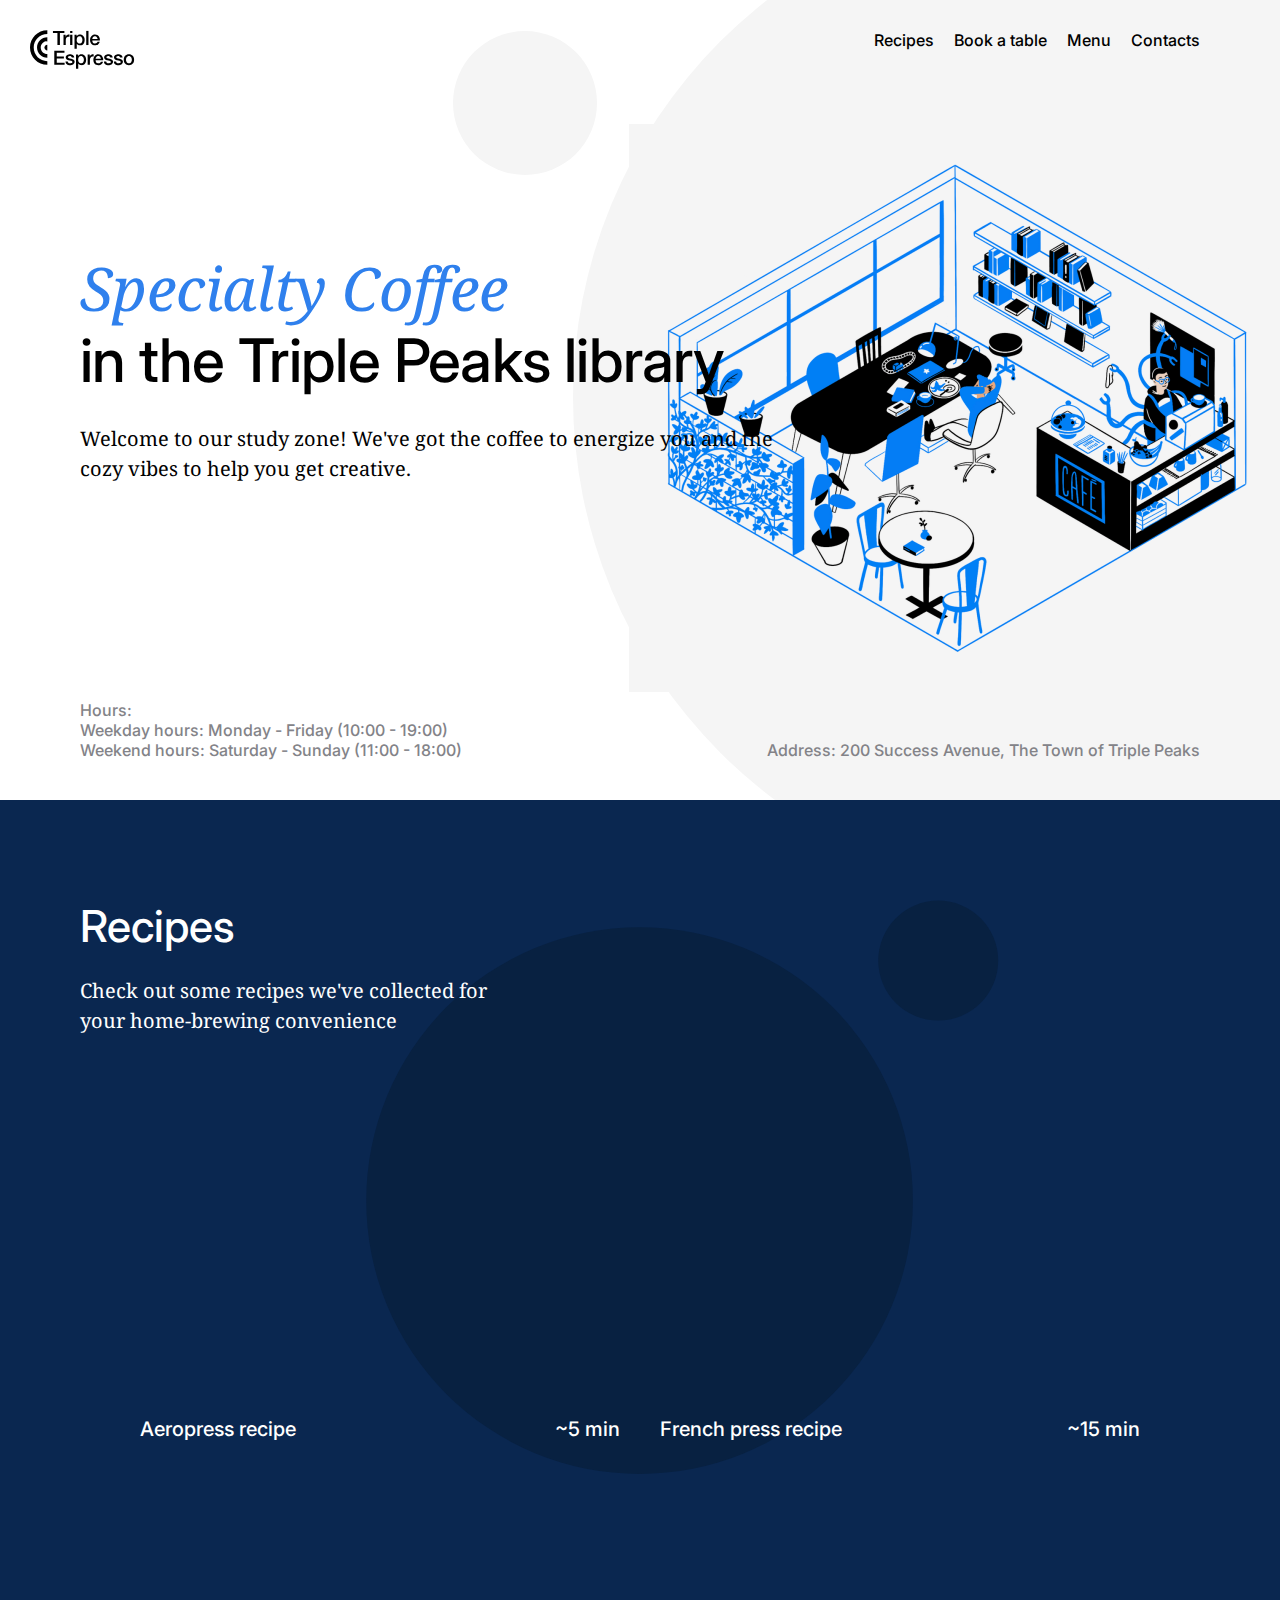
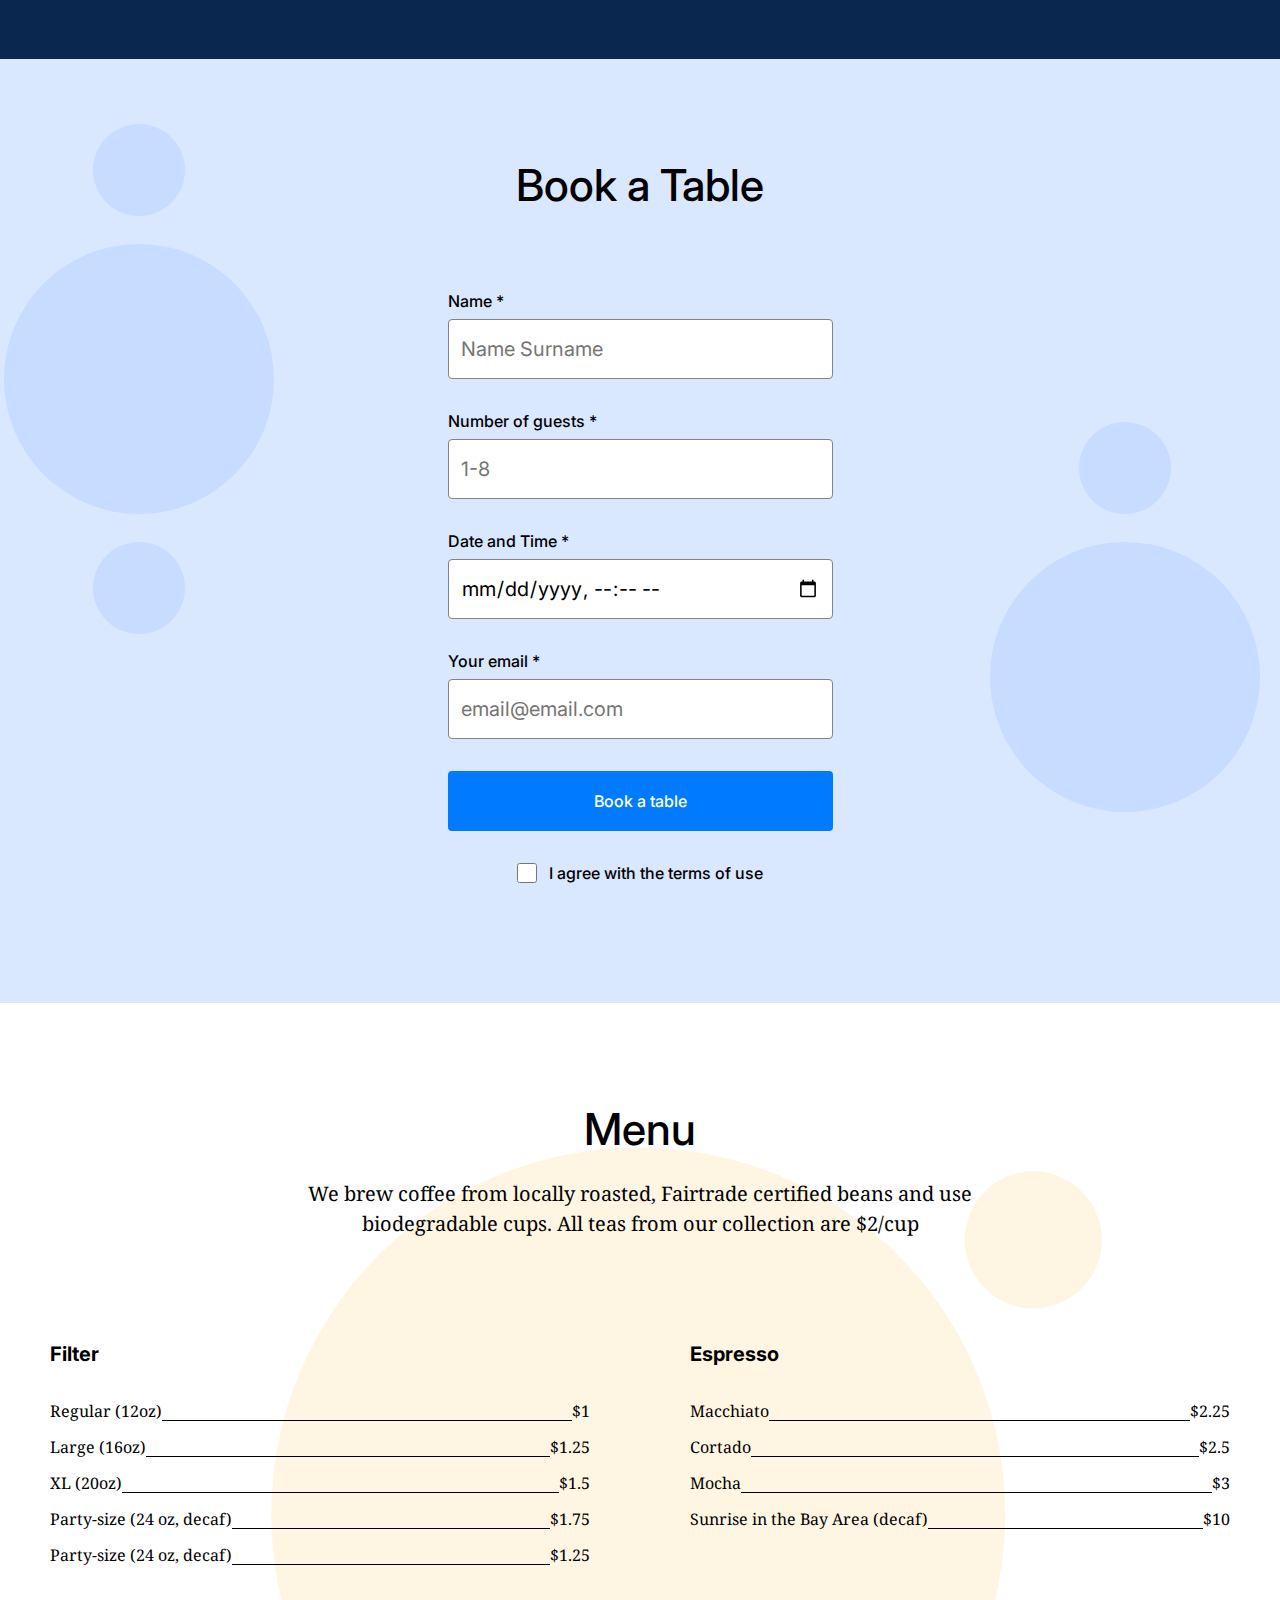
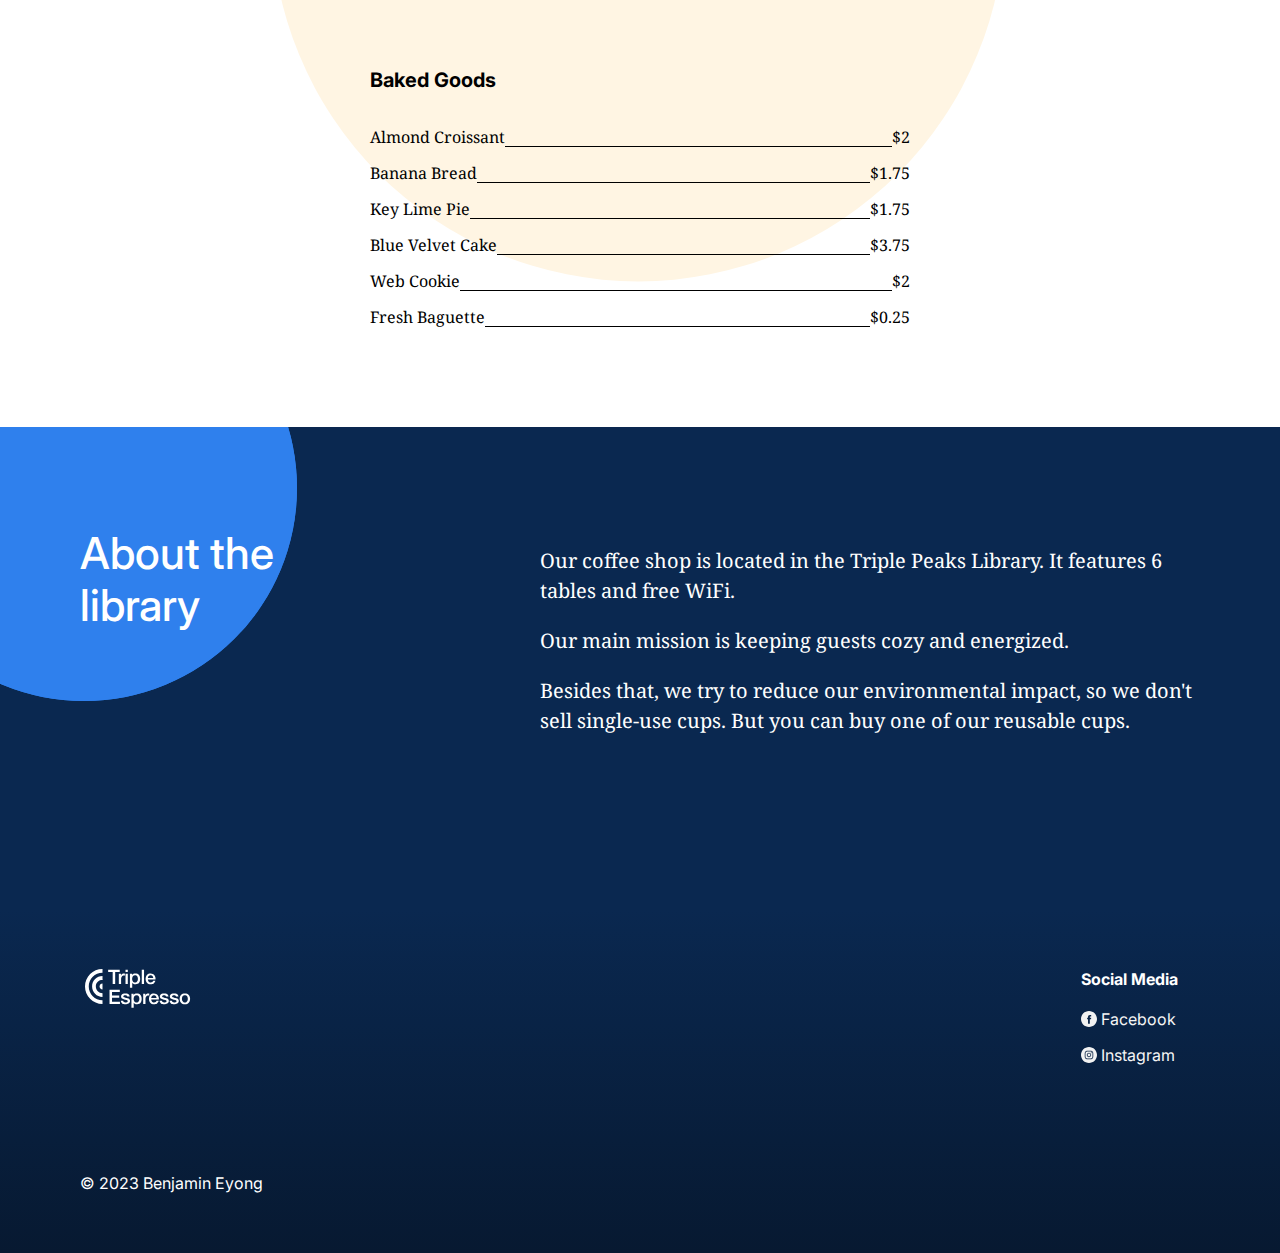
<file: index.html>
<!DOCTYPE html>
<html lang="en">
  <head>
    <meta charset="UTF-8" />
    <meta name="viewport" content="width=device-width, initial-scale=1.0" />
    <meta
      name="description"
      content="Welcome to our Coffee Shop! We offer a wide range of delicious coffee and treats."
    />
    <meta name="author" content="Benjamin Eyong" />
    <meta
      name="keywords"
      content="coffee, coffee shop, espresso, cappuccino, latte, pastries, treats"
    />
    <title>Benjamin's Coffee Shop</title>
    <link rel="stylesheet" href="pages/index.css" />
    <link
      rel="icon"
      href="./images/favicon_coffee_bean.ico"
      type="image/x-icon"
    />
    <link rel="preconnect" href="https://fonts.gstatic.com" />
    <link rel="preconnect" href="https://fonts.googleapis.com" />
    <link
      rel="stylesheet"
      href="https://fonts.googleapis.com/css2?family=Inter:wght@400;500;700&display=swap"
    />
    <link
      rel="stylesheet"
      href="https://fonts.googleapis.com/css2?family=Noto+Serif:ital,wght@0,400;1,400&display=swap"
    />
  </head>
  <body>
    <div class="page">
      <header class="header">
        <nav class="nav">
          <img
            src="./images/logo_coffeeshop_dark.svg"
            alt="coffee_shop logo"
            class="nav__logo"
          />
          <ul class="nav__links">
            <li class="nav__link-item">
              <a href="#recipes" class="nav__link">Recipes</a>
            </li>
            <li class="nav__link-item">
              <a href="#book" class="nav__link">Book a table</a>
            </li>
            <li class="nav__link-item">
              <a href="#menu" class="nav__link">Menu</a>
            </li>
            <li class="nav__link-item">
              <a href="#contacts" class="nav__link">Contacts</a>
            </li>
          </ul>
        </nav>
        <img
          src="./images/inside_coffee_shop.png"
          alt="inside_coffee_shop"
          class="header__image"
        />
        <h1 class="header__title">
          <span class="header__span-accent">Specialty Coffee</span> in the
          Triple Peaks library
        </h1>
        <p class="header__description">
          Welcome to our study zone! We've got the coffee to energize you and
          the cozy vibes to help you get creative.
        </p>
        <div class="header__footer">
          <div>
            <p class="header__paragraph">Hours:</p>
            <p class="header__paragraph">
              Weekday hours: Monday - Friday (10:00 - 19:00)
            </p>
            <p class="header__paragraph">
              Weekend hours: Saturday - Sunday (11:00 - 18:00)
            </p>
          </div>
          <p class="header__paragraph">
            Address: 200 Success Avenue, The Town of Triple Peaks
          </p>
        </div>
      </header>
      <main class="content">
        <section id="recipes" class="recipes">
          <h2 class="recipes__title">Recipes</h2>
          <p class="recipes__subtitle">
            Check out some recipes we've collected for your home-brewing
            convenience
          </p>
          <ul class="recipes__videos">
            <li class="recipes__video">
              <iframe
                src="https://www.youtube.com/embed/j6VlT_jUVPc?si=dNeWoMukeFFTA1Ee"
                title="YouTube video player"
                allow="accelerometer; autoplay; clipboard-write; encrypted-media; gyroscope;"
                allowfullscreen
                class="recipes__iframe"
              ></iframe>
              <p class="recipes__video-caption">
                <span>Aeropress recipe</span><span>~5 min</span>
              </p>
            </li>
            <li class="recipes__video">
              <iframe
                class="recipes__iframe"
                src="https://www.youtube.com/embed/st571DYYTR8?si=DgnVQR4TVk9XHBMF"
                title="YouTube video player"
                allow="accelerometer; autoplay; clipboard-write; encrypted-media; gyroscope; picture-in-picture; web-share"
                allowfullscreen=""
              ></iframe>
              <p class="recipes__video-caption">
                <span>French press recipe</span>
                <span>~15 min</span>
              </p>
            </li>
          </ul>
        </section>
        <section id="book" class="reservation">
          <h2 class="reservation__title">Book a Table</h2>
          <form action="#" class="reservation__form form">
            <fieldset class="form__fieldset">
              <label for="nameInput" class="form__label">
                Name *
                <input
                  type="text"
                  id="nameInput"
                  class="form__input"
                  required
                  placeholder="Name Surname"
                />
              </label>
              <label for="guestsInput" class="form__label">
                Number of guests *
                <input
                  type="number"
                  id="guestsInput"
                  class="form__input"
                  required
                  placeholder="1-8"
                />
              </label>
              <label for="dateTimeInput" class="form__label">
                Date and Time *
                <input
                  type="datetime-local"
                  id="dateTimeInput"
                  class="form__input"
                  required
                />
              </label>
              <label for="emailInput" class="form__label">
                Your email *
                <input
                  type="email"
                  id="emailInput"
                  class="form__input"
                  required
                  placeholder="email@email.com"
                />
              </label>
            </fieldset>
            <button class="form__button" type="submit">Book a table</button>
            <label
              for="termsCheckbox"
              class="form__label form__label_type_checkbox"
            >
              <input
                type="checkbox"
                id="termsCheckbox"
                class="form__checkbox"
                required
              />
              I agree with the terms of use
            </label>
          </form>
        </section>
        <section id="menu" class="menu">
          <h2 class="menu__title">Menu</h2>
          <p class="menu__subtitle">
            We brew coffee from locally roasted, Fairtrade certified beans and
            use biodegradable cups. All teas from our collection are $2/cup
          </p>
          <ul class="menu__cards">
            <li class="card">
              <h3 class="card__title">Filter</h3>
              <ul class="card__list">
                <li class="card__list-item">
                  Regular (12oz)<span class="card__list-divider"></span>$1
                </li>
                <li class="card__list-item">
                  Large (16oz)<span class="card__list-divider"></span>$1.25
                </li>
                <li class="card__list-item">
                  XL (20oz)<span class="card__list-divider"></span>$1.5
                </li>
                <li class="card__list-item">
                  Party-size (24 oz, decaf)<span
                    class="card__list-divider"
                  ></span
                  >$1.75
                </li>
                <li class="card__list-item">
                  Party-size (24 oz, decaf)<span
                    class="card__list-divider"
                  ></span
                  >$1.25
                </li>
              </ul>
            </li>
            <li class="card">
              <h3 class="card__title">Espresso</h3>
              <ul class="card__list">
                <li class="card__list-item">
                  Macchiato<span class="card__list-divider"></span>$2.25
                </li>
                <li class="card__list-item">
                  Cortado<span class="card__list-divider"></span>$2.5
                </li>
                <li class="card__list-item">
                  Mocha<span class="card__list-divider"></span>$3
                </li>
                <li class="card__list-item">
                  Sunrise in the Bay Area (decaf)<span
                    class="card__list-divider"
                  ></span
                  >$10
                </li>
              </ul>
            </li>
            <li class="card">
              <h3 class="card__title">Baked Goods</h3>
              <ul class="card__list">
                <li class="card__list-item">
                  Almond Croissant<span class="card__list-divider"></span>$2
                </li>
                <li class="card__list-item">
                  Banana Bread<span class="card__list-divider"></span>$1.75
                </li>
                <li class="card__list-item">
                  Key Lime Pie<span class="card__list-divider"></span>$1.75
                </li>
                <li class="card__list-item">
                  Blue Velvet Cake<span class="card__list-divider"></span>$3.75
                </li>
                <li class="card__list-item">
                  Web Cookie<span class="card__list-divider"></span>$2
                </li>
                <li class="card__list-item">
                  Fresh Baguette<span class="card__list-divider"></span>$0.25
                </li>
              </ul>
            </li>
          </ul>
        </section>
        <section id="about" class="about">
          <h2 class="about__title">About the library</h2>
          <div class="about__content">
            <p class="about__paragraph">
              Our coffee shop is located in the Triple Peaks Library. It
              features 6 tables and free WiFi.
            </p>
            <p class="about__paragraph">
              Our main mission is keeping guests cozy and energized.
            </p>
            <p class="about__paragraph">
              Besides that, we try to reduce our environmental impact, so we
              don't sell single-use cups. But you can buy one of our reusable
              cups.
            </p>
          </div>
          <div class="about__circle"></div>
          <div class="about__circle about__circle_animation_blurred"></div>
        </section>
      </main>
      <footer class="footer">
        <div class="footer__content">
          <img
            src="./images/logo_coffeeshop_light.svg"
            alt="Triple Peaks Logo"
            class="footer__logo"
          />
          <div class="footer__social">
            <h4 class="footer__social-heading">Social Media</h4>
            <ul class="footer__list">
              <li class="footer__list-item">
                <a class="footer__social-link" href="#">
                  <img
                    class="footer__social-icon"
                    src="images/facebook_white.svg"
                    alt="Facebook Logo"
                  />
                  Facebook
                </a>
              </li>
              <li class="footer__list-item">
                <a class="footer__social-link" href="#">
                  <img
                    class="footer__social-icon"
                    src="images/instagram_white.svg"
                    alt="Instagram Logo"
                  />
                  Instagram
                </a>
              </li>
            </ul>
          </div>
        </div>
        <p class="footer__copyright">&copy; 2023 Benjamin Eyong</p>
      </footer>
    </div>
  </body>
</html>
</file>
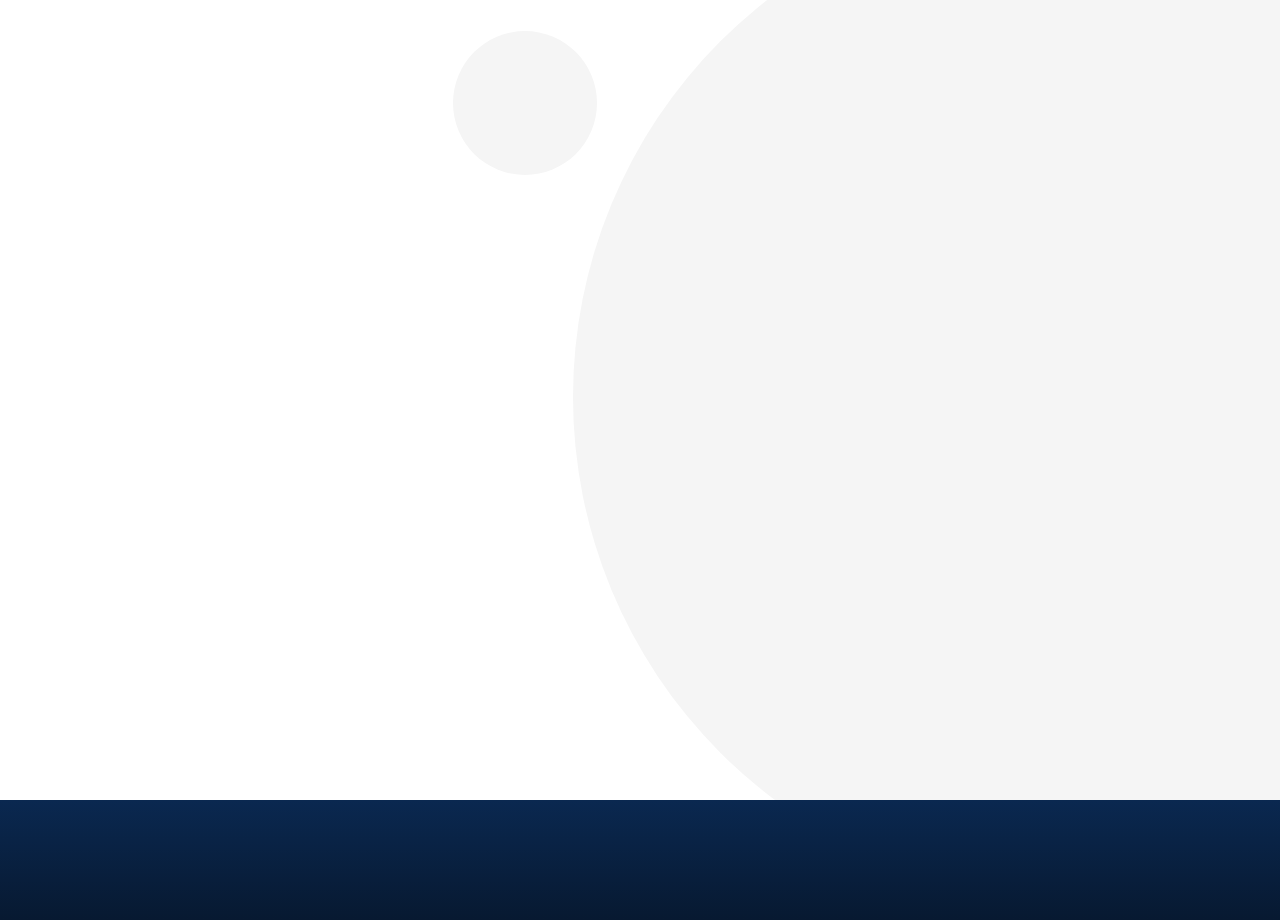
<file: pages/index.html>
<!DOCTYPE html>
<html lang="en">
  <head>
    <meta charset="UTF-8" />
    <meta name="viewport" content="width=device-width, initial-scale=1.0" />
    <meta
      name="description"
      content="Welcome to our Coffee Shop! We offer a wide range of delicious coffee and treats."
    />
    <meta name="author" content="Benjamin Eyong" />
    <meta
      name="keywords"
      content="coffee, coffee shop, espresso, cappuccino, latte, pastries, treats"
    />
    <title>Benjamin's Coffee Shop</title>

    <link rel="stylesheet" href="/vendor/normalize.css" />
    <link rel="stylesheet" href="/pages/index.css" />
    <link rel="icon" href="/Downloads/se_project_2_files/favicon.ico" />
    <link
      href="https://fonts.googleapis.com/css2?family=Lisu+Bosa&display=swap"
      rel="stylesheet"
    />
    <link rel="preconnect" href="https://fonts.googleapis.com" />
    <link rel="preconnect" href="https://fonts.googleapis.com" />
    <link rel="preconnect" href="https://fonts.googleapis.com" />
    <link rel="preconnect" href="https://fonts.googleapis.com" />
  </head>
  <body>
    <div class="page">
      <header class="header"></header>

      <main class="main"></main>

      <footer class="footer"></footer>
    </div>
  </body>
</html>
</file>
<file: pages/index.css>
@import url(../vendor/normalize.css);
@import url(../blocks/page.css);
@import url(../blocks/header.css);
@import url(../blocks/about.css);
@import url(../blocks/reservation.css);
@import url(../blocks/recipes.css);
@import url(../blocks/form.css);
@import url(../blocks/nav.css);
@import url(../blocks/menu.css);
@import url(../blocks/card.css);
@import url(../blocks/footer.css);
</file>
